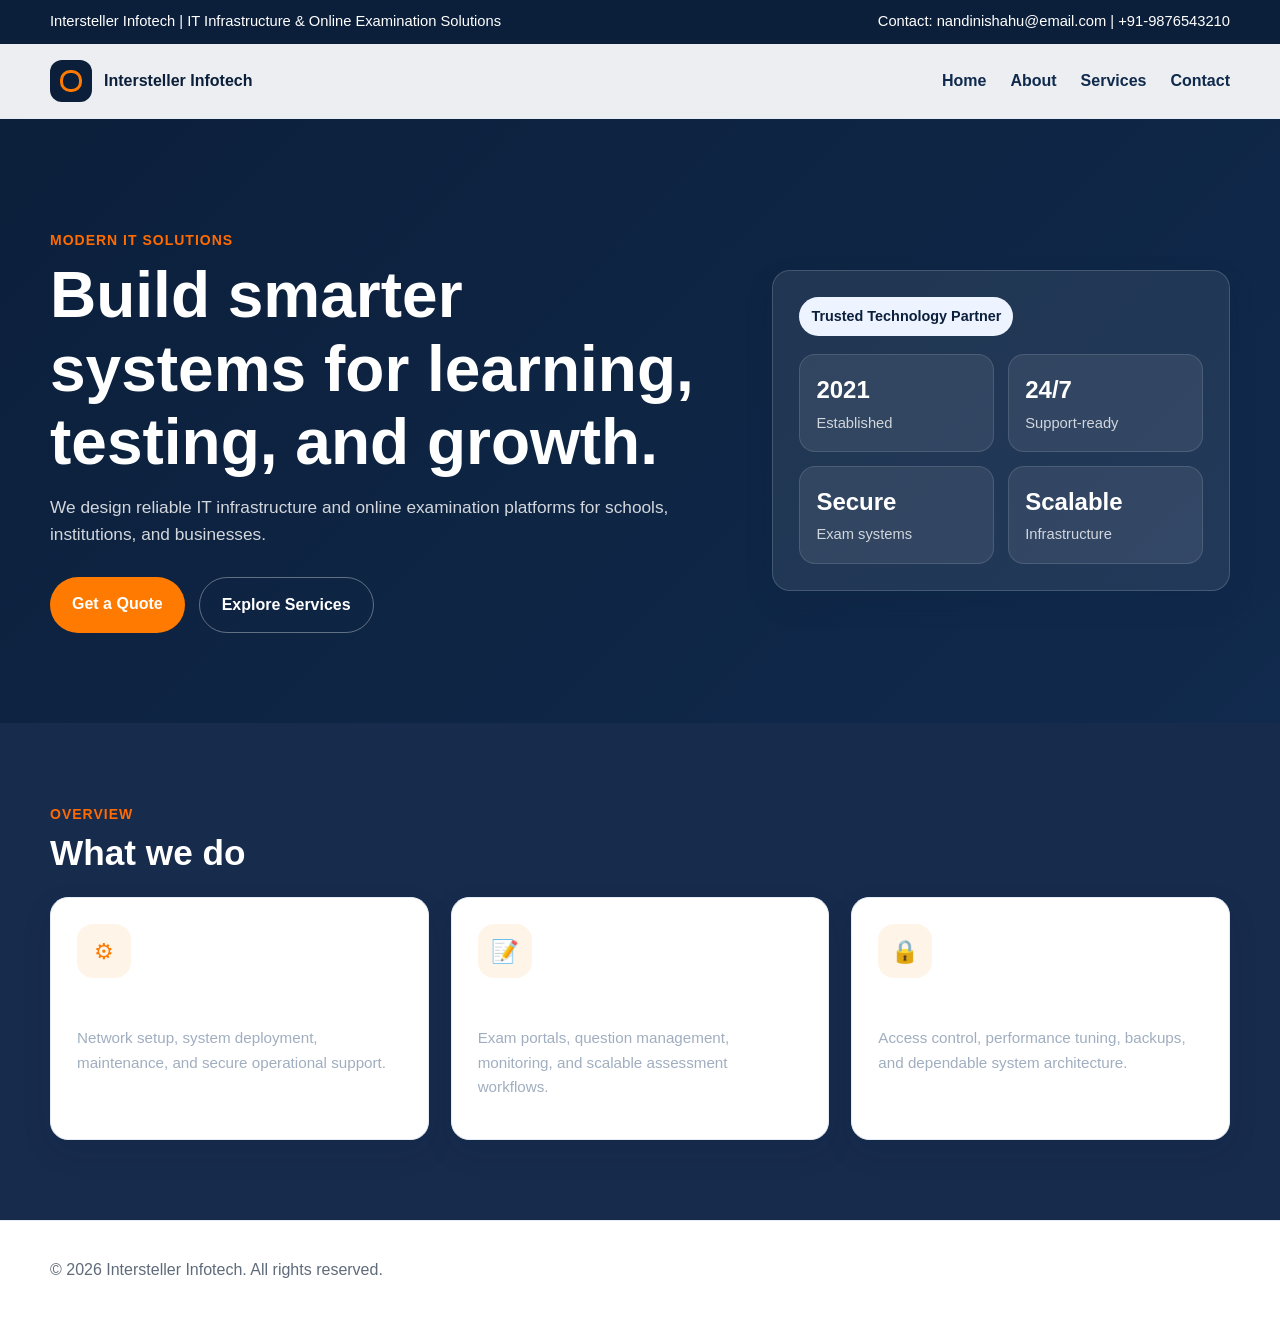
<file: index.html>
<!doctype html>
<html lang="en">
<head>
  <meta charset="utf-8" />
  <meta name="viewport" content="width=device-width, initial-scale=1" />
  <title>Intersteller Infotech | Home</title>
  <meta name="description" content="IT infrastructure and online examination solutions for modern businesses and institutions." />
  <link rel="stylesheet" href="styles.css" />
</head>
<body>
  <div class="topbar">
    <div class="container wrap">
      <div>Intersteller Infotech | IT Infrastructure & Online Examination Solutions</div>
      <div>Contact: nandinishahu@email.com | +91-9876543210</div>
    </div>
  </div>

  <header>
    <div class="container nav">
      <a class="brand" href="index.html"><span class="logo"></span><span>Intersteller Infotech</span></a>
      <button class="menu-btn" id="menuBtn">☰</button>
      <nav>
        <ul id="navMenu">
          <li><a href="index.html">Home</a></li>
          <li><a href="about.html">About</a></li>
          <li><a href="services.html">Services</a></li>
          <li><a href="contact.html">Contact</a></li>
        </ul>
      </nav>
    </div>
  </header>

  <main>
    <section class="hero">
      <div class="container hero-grid">
        <div>
          <span class="eyebrow">Modern IT Solutions</span>
          <h1>Build smarter systems for learning, testing, and growth.</h1>
          <p class="lead">We design reliable IT infrastructure and online examination platforms for schools, institutions, and businesses.</p>
          <div class="hero-actions">
            <a class="btn" href="quote.html">Get a Quote</a>
            <a class="btn secondary" href="services.html">Explore Services</a>
          </div>
        </div>
        <div class="hero-card">
          <div class="pill">Trusted Technology Partner</div>
          <div class="stats">
            <div class="stat"><strong>2021</strong><span>Established</span></div>
            <div class="stat"><strong>24/7</strong><span>Support-ready</span></div>
            <div class="stat"><strong>Secure</strong><span>Exam systems</span></div>
            <div class="stat"><strong>Scalable</strong><span>Infrastructure</span></div>
          </div>
        </div>
      </div>
    </section>

    <section class="section">
      <div class="container">
        <span class="eyebrow">Overview</span>
        <h2>What we do</h2>
        <div class="grid-3">
          <div class="card">
            <div class="icon">⚙</div>
            <h3>IT Infrastructure</h3>
            <p>Network setup, system deployment, maintenance, and secure operational support.</p>
          </div>
          <div class="card">
            <div class="icon">📝</div>
            <h3>Online Examination</h3>
            <p>Exam portals, question management, monitoring, and scalable assessment workflows.</p>
          </div>
          <div class="card">
            <div class="icon">🔒</div>
            <h3>Security & Reliability</h3>
            <p>Access control, performance tuning, backups, and dependable system architecture.</p>
          </div>
        </div>
      </div>
    </section>
  </main>

  <footer><div class="container">© 2026 Intersteller Infotech. All rights reserved.</div></footer>

  <script>
    const menuBtn = document.getElementById('menuBtn');
    const navMenu = document.getElementById('navMenu');
    menuBtn.addEventListener('click', () => navMenu.classList.toggle('open'));
  </script>
</body>
</html>
</file>
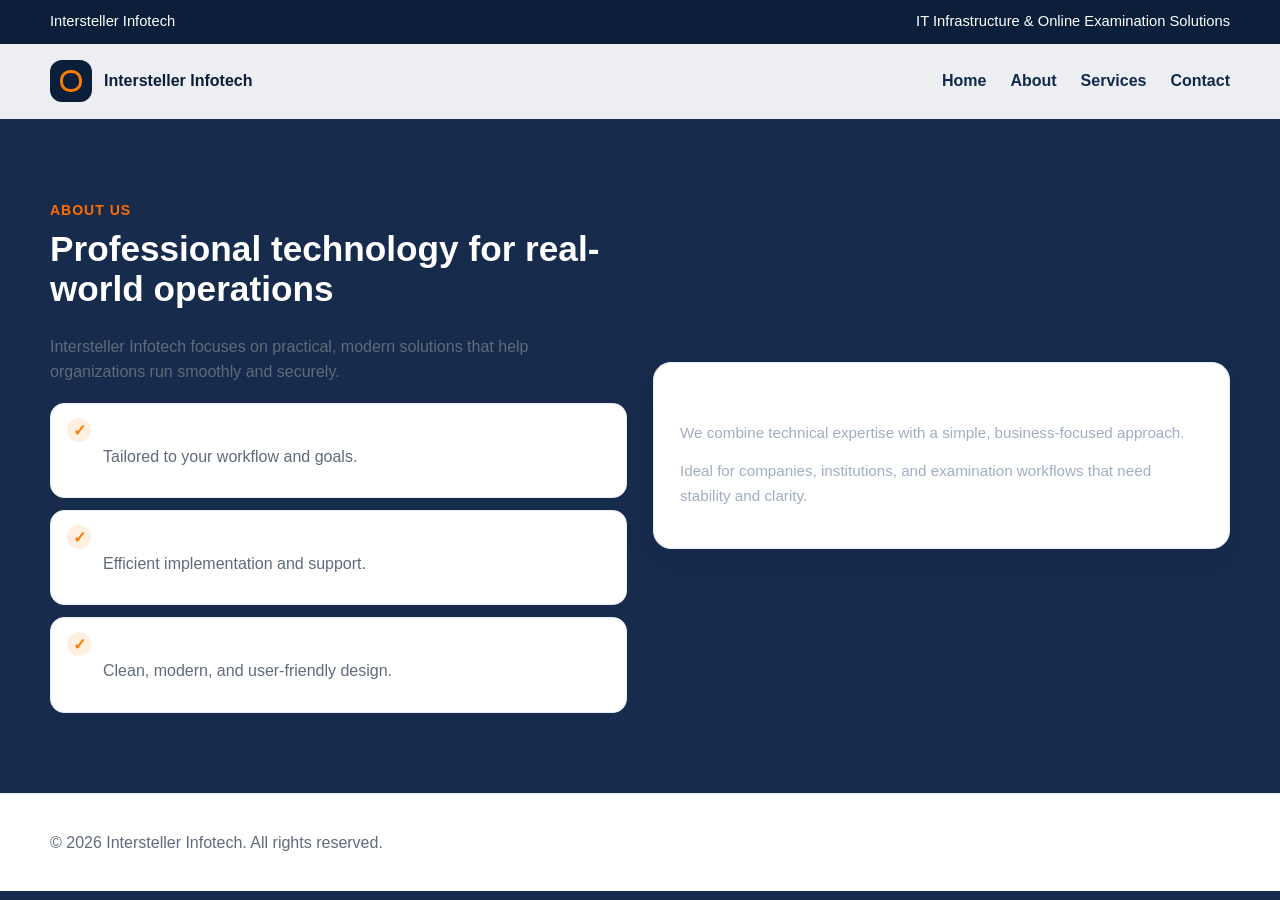
<file: about.html>
<!doctype html>
<html lang="en">
<head>
  <meta charset="utf-8" />
  <meta name="viewport" content="width=device-width, initial-scale=1" />
  <title>Intersteller Infotech | About</title>
  <meta name="description" content="About Intersteller Infotech and our technology-focused approach." />
  <link rel="stylesheet" href="styles.css" />
</head>
<body>
  <div class="topbar">
    <div class="container wrap">
      <div>Intersteller Infotech</div>
      <div>IT Infrastructure & Online Examination Solutions</div>
    </div>
  </div>

  <header>
    <div class="container nav">
      <a class="brand" href="index.html"><span class="logo"></span><span>Intersteller Infotech</span></a>
      <button class="menu-btn" id="menuBtn">☰</button>
      <nav>
        <ul id="navMenu">
          <li><a href="index.html">Home</a></li>
          <li><a href="about.html">About</a></li>
          <li><a href="services.html">Services</a></li>
          <li><a href="contact.html">Contact</a></li>
        </ul>
      </nav>
    </div>
  </header>

  <main class="section">
    <div class="container split">
      <div>
        <span class="eyebrow">About Us</span>
        <h2>Professional technology for real-world operations</h2>
        <p>Intersteller Infotech focuses on practical, modern solutions that help organizations run smoothly and securely.</p>
        <div class="feature-list">
          <div class="feature"><div class="check">✓</div><div><strong>Custom builds</strong><p>Tailored to your workflow and goals.</p></div></div>
          <div class="feature"><div class="check">✓</div><div><strong>Fast delivery</strong><p>Efficient implementation and support.</p></div></div>
          <div class="feature"><div class="check">✓</div><div><strong>Professional UI</strong><p>Clean, modern, and user-friendly design.</p></div></div>
        </div>
      </div>

      <div class="card">
        <h3>Why choose us?</h3>
        <p>We combine technical expertise with a simple, business-focused approach.</p>
        <p>Ideal for companies, institutions, and examination workflows that need stability and clarity.</p>
      </div>
    </div>
  </main>

  <footer><div class="container">© 2026 Intersteller Infotech. All rights reserved.</div></footer>

  <script>
    const menuBtn = document.getElementById('menuBtn');
    const navMenu = document.getElementById('navMenu');
    menuBtn.addEventListener('click', () => navMenu.classList.toggle('open'));
  </script>
</body>
</html>
</file>
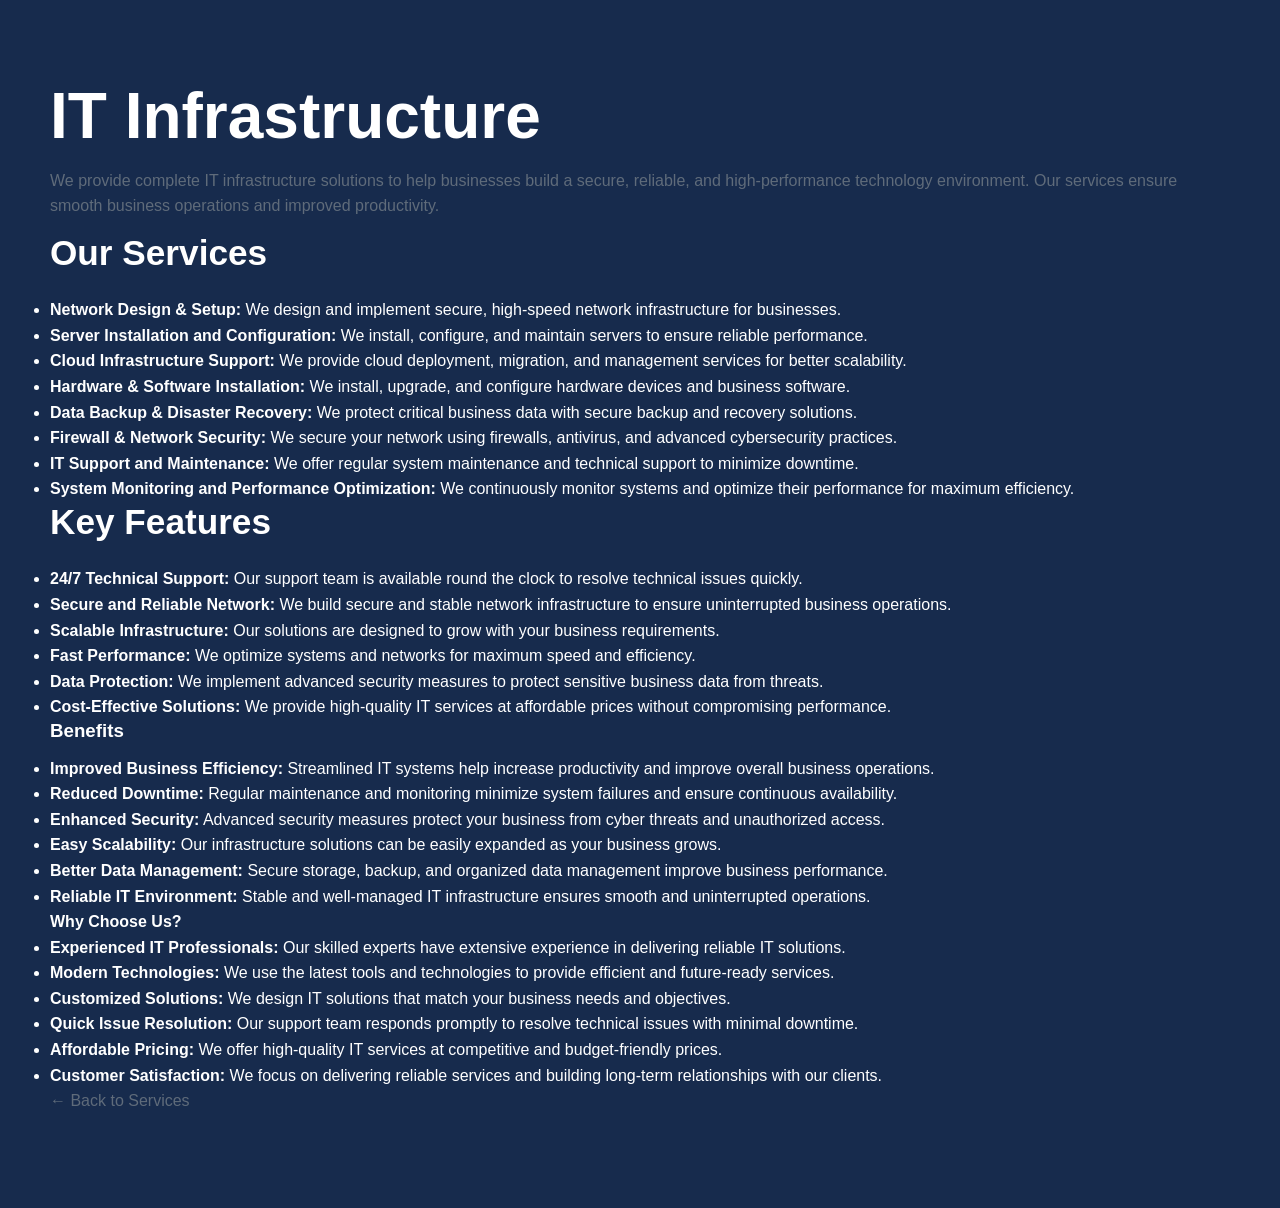
<file: it-infrastructure.html>
<!doctype html><html><head><meta charset="utf-8"><link rel="stylesheet" href="styles.css"><title>IT Infrastructure</title></head><body><div class="container section"><h1>IT Infrastructure</h1>
    <p>We provide complete IT infrastructure solutions to help businesses build a secure, reliable, and high-performance technology environment. Our services ensure smooth business operations and improved productivity.</p>
    <h2>Our Services</h2>

<ul class="services-list">
    <li><strong>Network Design & Setup:</strong> We design and implement secure, high-speed network infrastructure for businesses.</li>

    <li><strong>Server Installation and Configuration:</strong> We install, configure, and maintain servers to ensure reliable performance.</li>

    <li><strong>Cloud Infrastructure Support:</strong> We provide cloud deployment, migration, and management services for better scalability.</li>

    <li><strong>Hardware & Software Installation:</strong> We install, upgrade, and configure hardware devices and business software.</li>

    <li><strong>Data Backup & Disaster Recovery:</strong> We protect critical business data with secure backup and recovery solutions.</li>

    <li><strong>Firewall & Network Security:</strong> We secure your network using firewalls, antivirus, and advanced cybersecurity practices.</li>

    <li><strong>IT Support and Maintenance:</strong> We offer regular system maintenance and technical support to minimize downtime.</li>

    <li><strong>System Monitoring and Performance Optimization:</strong> We continuously monitor systems and optimize their performance for maximum efficiency.</li>
</ul>
<h2>Key Features</h2>

<ul class="features-list">
    <li><strong>24/7 Technical Support:</strong> Our support team is available round the clock to resolve technical issues quickly.</li>

    <li><strong>Secure and Reliable Network:</strong> We build secure and stable network infrastructure to ensure uninterrupted business operations.</li>

    <li><strong>Scalable Infrastructure:</strong> Our solutions are designed to grow with your business requirements.</li>

    <li><strong>Fast Performance:</strong> We optimize systems and networks for maximum speed and efficiency.</li>

    <li><strong>Data Protection:</strong> We implement advanced security measures to protect sensitive business data from threats.</li>

    <li><strong>Cost-Effective Solutions:</strong> We provide high-quality IT services at affordable prices without compromising performance.</li>
</ul>
<h3>Benefits</h3>

<ul class="benefits-list">
    <li><strong>Improved Business Efficiency:</strong> Streamlined IT systems help increase productivity and improve overall business operations.</li>

    <li><strong>Reduced Downtime:</strong> Regular maintenance and monitoring minimize system failures and ensure continuous availability.</li>

    <li><strong>Enhanced Security:</strong> Advanced security measures protect your business from cyber threats and unauthorized access.</li>

    <li><strong>Easy Scalability:</strong> Our infrastructure solutions can be easily expanded as your business grows.</li>

    <li><strong>Better Data Management:</strong> Secure storage, backup, and organized data management improve business performance.</li>

    <li><strong>Reliable IT Environment:</strong> Stable and well-managed IT infrastructure ensures smooth and uninterrupted operations.</li>
</ul>

<h4>Why Choose Us?</h4>

<ul class="choose-list">
    <li><strong>Experienced IT Professionals:</strong> Our skilled experts have extensive experience in delivering reliable IT solutions.</li>

    <li><strong>Modern Technologies:</strong> We use the latest tools and technologies to provide efficient and future-ready services.</li>

    <li><strong>Customized Solutions:</strong> We design IT solutions that match your business needs and objectives.</li>

    <li><strong>Quick Issue Resolution:</strong> Our support team responds promptly to resolve technical issues with minimal downtime.</li>

    <li><strong>Affordable Pricing:</strong> We offer high-quality IT services at competitive and budget-friendly prices.</li>

    <li><strong>Customer Satisfaction:</strong> We focus on delivering reliable services and building long-term relationships with our clients.</li>
</ul>
    <p><a href="services.html">← Back to Services</a></p>
</div>
</body>
</html>
</file>
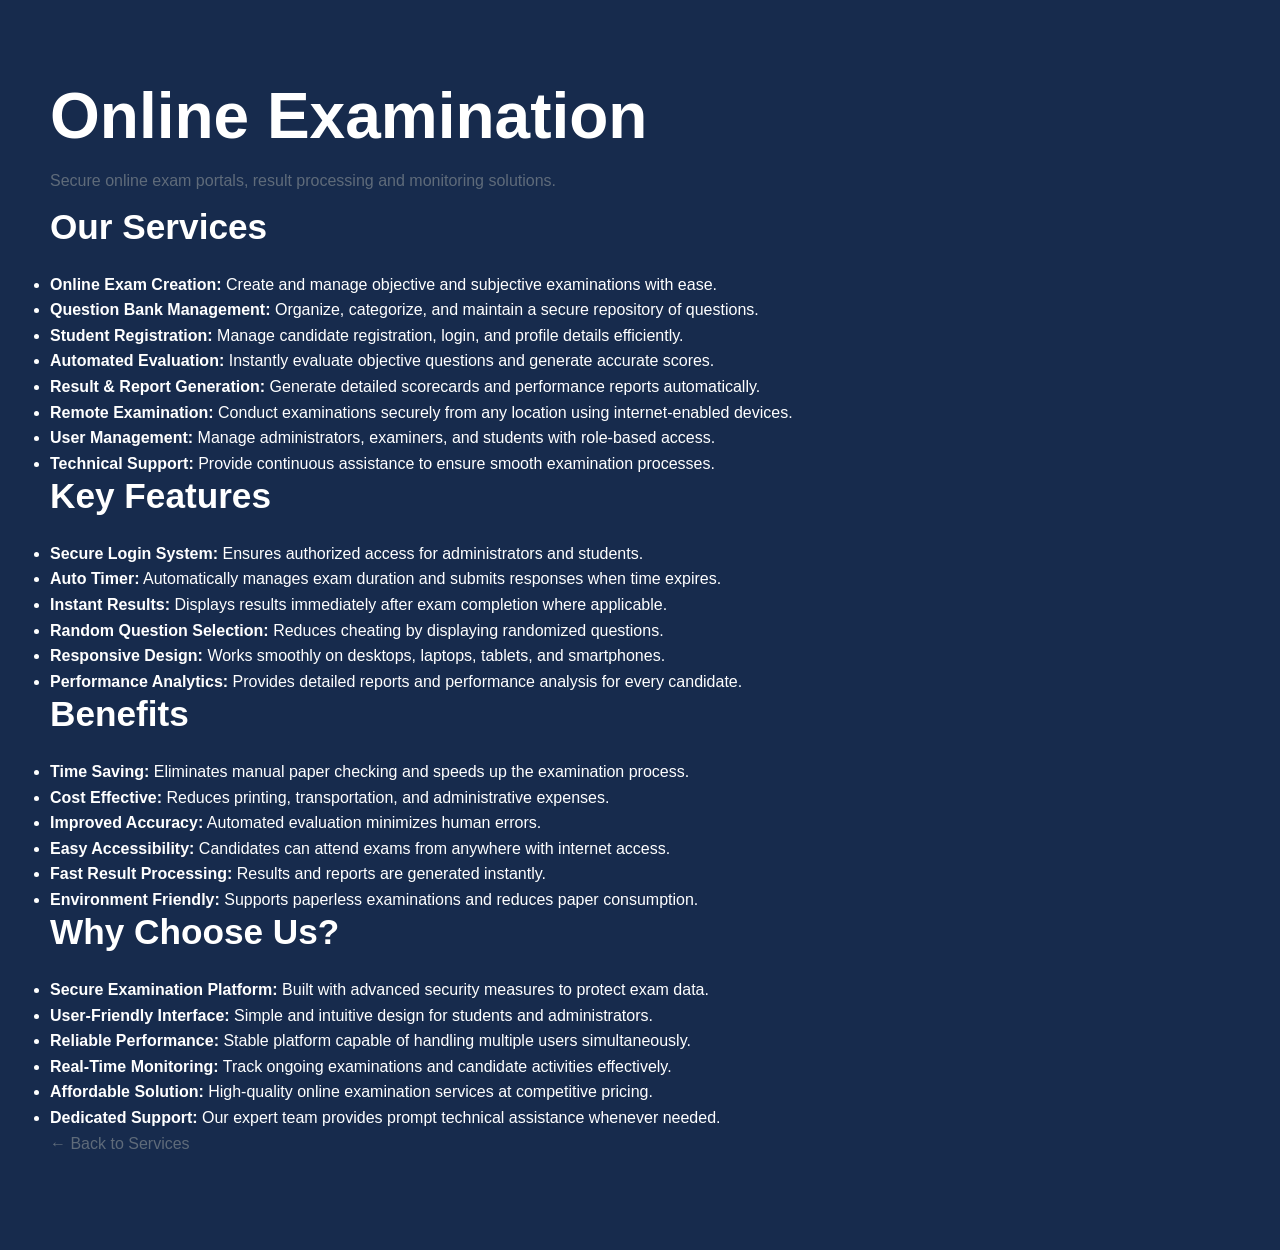
<file: online-examination.html>
<!doctype html><html><head><meta charset="utf-8"><link rel="stylesheet" href="styles.css">
    <title>Online Examination</title>
</head>
<body>
    <div class="container section"><h1>Online Examination</h1>
        <p>Secure online exam portals, result processing and monitoring solutions.</p>
        <h2>Our Services</h2>

<ul class="services-list">
    <li><strong>Online Exam Creation:</strong> Create and manage objective and subjective examinations with ease.</li>

    <li><strong>Question Bank Management:</strong> Organize, categorize, and maintain a secure repository of questions.</li>

    <li><strong>Student Registration:</strong> Manage candidate registration, login, and profile details efficiently.</li>

    <li><strong>Automated Evaluation:</strong> Instantly evaluate objective questions and generate accurate scores.</li>

    <li><strong>Result & Report Generation:</strong> Generate detailed scorecards and performance reports automatically.</li>

    <li><strong>Remote Examination:</strong> Conduct examinations securely from any location using internet-enabled devices.</li>

    <li><strong>User Management:</strong> Manage administrators, examiners, and students with role-based access.</li>

    <li><strong>Technical Support:</strong> Provide continuous assistance to ensure smooth examination processes.</li>
</ul>
<h2>Key Features</h2>

<ul class="features-list">
    <li><strong>Secure Login System:</strong> Ensures authorized access for administrators and students.</li>

    <li><strong>Auto Timer:</strong> Automatically manages exam duration and submits responses when time expires.</li>

    <li><strong>Instant Results:</strong> Displays results immediately after exam completion where applicable.</li>

    <li><strong>Random Question Selection:</strong> Reduces cheating by displaying randomized questions.</li>

    <li><strong>Responsive Design:</strong> Works smoothly on desktops, laptops, tablets, and smartphones.</li>

    <li><strong>Performance Analytics:</strong> Provides detailed reports and performance analysis for every candidate.</li>
</ul>
<h2>Benefits</h2>

<ul class="benefits-list">
    <li><strong>Time Saving:</strong> Eliminates manual paper checking and speeds up the examination process.</li>

    <li><strong>Cost Effective:</strong> Reduces printing, transportation, and administrative expenses.</li>

    <li><strong>Improved Accuracy:</strong> Automated evaluation minimizes human errors.</li>

    <li><strong>Easy Accessibility:</strong> Candidates can attend exams from anywhere with internet access.</li>

    <li><strong>Fast Result Processing:</strong> Results and reports are generated instantly.</li>

    <li><strong>Environment Friendly:</strong> Supports paperless examinations and reduces paper consumption.</li>
</ul>
<h2>Why Choose Us?</h2>

<ul class="choose-list">
    <li><strong>Secure Examination Platform:</strong> Built with advanced security measures to protect exam data.</li>

    <li><strong>User-Friendly Interface:</strong> Simple and intuitive design for students and administrators.</li>

    <li><strong>Reliable Performance:</strong> Stable platform capable of handling multiple users simultaneously.</li>

    <li><strong>Real-Time Monitoring:</strong> Track ongoing examinations and candidate activities effectively.</li>

    <li><strong>Affordable Solution:</strong> High-quality online examination services at competitive pricing.</li>

    <li><strong>Dedicated Support:</strong> Our expert team provides prompt technical assistance whenever needed.</li>
</ul>
        <p><a href="services.html">← Back to Services</a>
        </p></div></body></html>
</file>
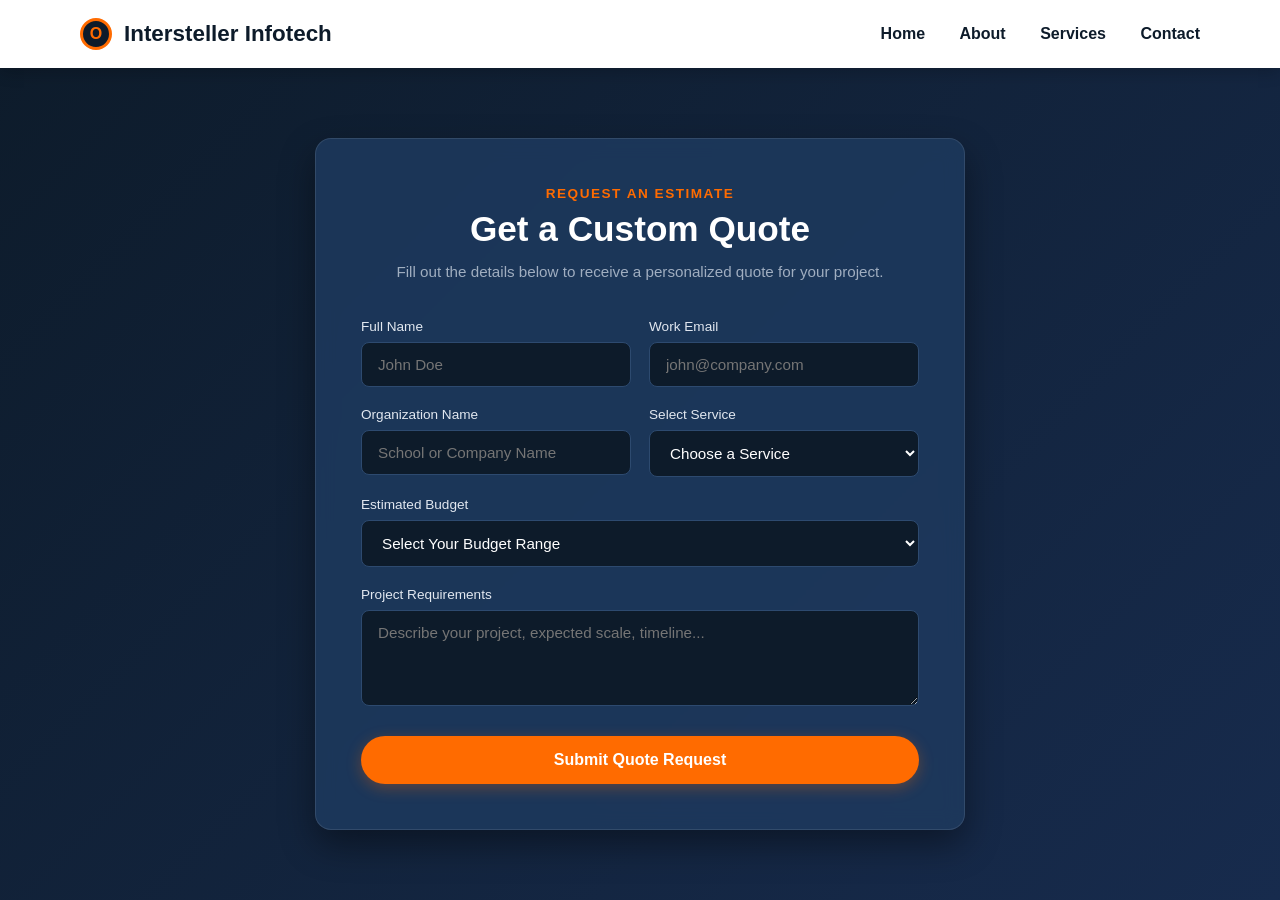
<file: quote.html>
<!DOCTYPE html>
<html lang="en">
<head>
  <meta charset="UTF-8">
  <meta name="viewport" content="width=device-width, initial-scale=1.0">
  <title>Get a Custom Quote - Intersteller Infotech</title>
  
  <style>
    /* Reset and base styles */
    * {
      margin: 0;
      padding: 0;
      box-sizing: border-box;
      font-family: 'Segoe UI', Arial, sans-serif;
    }

    body {
      background: linear-gradient(135deg, #0d1b2a 0%, #172b4d 100%);
      color: #ffffff;
      min-height: 100vh;
      display: flex;
      flex-direction: column;
    }

    /* Navbar Styling */
    .navbar {
      display: flex;
      justify-content: space-between;
      align-items: center;
      padding: 18px 80px;
      background-color: #ffffff;
      color: #0d1b2a;
      box-shadow: 0 4px 15px rgba(0, 0, 0, 0.2);
    }

    .logo {
      display: flex;
      align-items: center;
      gap: 12px;
    }

    .logo-icon {
      background: #0d1b2a;
      color: #ff6b00;
      border: 3px solid #ff6b00;
      border-radius: 50%;
      width: 32px;
      height: 32px;
      display: flex;
      align-items: center;
      justify-content: center;
      font-weight: bold;
    }

    .logo h2 {
      font-size: 1.4rem;
      color: #0d1b2a;
    }

    .navbar nav a {
      margin-left: 30px;
      text-decoration: none;
      color: #0d1b2a;
      font-weight: 600;
      font-size: 1rem;
      transition: color 0.3s ease;
    }

    .navbar nav a:hover {
      color: #ff6b00;
    }

    /* Main Container - Centered Alignment */
    .quote-wrapper {
      flex: 1;
      display: flex;
      justify-content: center;
      align-items: center;
      padding: 50px 20px;
    }

    /* Glassmorphism Card Design */
    .quote-card {
      background: rgba(30, 58, 95, 0.85);
      backdrop-filter: blur(10px);
      padding: 45px;
      border-radius: 16px;
      max-width: 650px;
      width: 100%;
      box-shadow: 0 15px 35px rgba(0, 0, 0, 0.4);
      border: 1px solid rgba(255, 255, 255, 0.1);
      text-align: center;
    }

    .badge {
      color: #ff6b00;
      font-size: 0.85rem;
      font-weight: 700;
      text-transform: uppercase;
      letter-spacing: 1.5px;
      display: inline-block;
      margin-bottom: 8px;
    }

    .quote-card h1 {
      font-size: 2.2rem;
      margin-bottom: 12px;
      color: #ffffff;
    }

    .quote-card p {
      color: #a0aec0;
      margin-bottom: 35px;
      font-size: 0.95rem;
      line-height: 1.5;
    }

    /* Form Layout */
    .quote-form {
      display: flex;
      flex-direction: column;
      gap: 20px;
      text-align: left;
    }

    .form-row {
      display: flex;
      gap: 18px;
    }

    .form-group {
      display: flex;
      flex-direction: column;
      flex: 1;
    }

    .form-group label {
      font-size: 0.85rem;
      margin-bottom: 8px;
      color: #e2e8f0;
      font-weight: 500;
    }

    .form-group input, 
    .form-group select, 
    .form-group textarea {
      padding: 13px 16px;
      border-radius: 8px;
      border: 1px solid #2d4a6f;
      background-color: #0d1b2a;
      color: #ffffff;
      font-size: 0.95rem;
      outline: none;
      transition: all 0.3s ease;
    }

    .form-group input:focus, 
    .form-group select:focus, 
    .form-group textarea:focus {
      border-color: #ff6b00;
      box-shadow: 0 0 8px rgba(255, 107, 0, 0.4);
    }

    /* Custom Button */
    .btn-submit {
      background-color: #ff6b00;
      color: #ffffff;
      border: none;
      padding: 15px;
      font-size: 1rem;
      font-weight: 700;
      border-radius: 30px;
      cursor: pointer;
      margin-top: 10px;
      transition: all 0.3s ease;
      box-shadow: 0 4px 15px rgba(255, 107, 0, 0.3);
    }

    .btn-submit:hover {
      background-color: #e05e00;
      transform: translateY(-2px);
      box-shadow: 0 6px 20px rgba(255, 107, 0, 0.5);
    }

    /* Responsive for Mobile */
    @media (max-width: 768px) {
      .navbar {
        padding: 15px 20px;
        flex-direction: column;
        gap: 15px;
      }
      .form-row {
        flex-direction: column;
      }
      .quote-card {
        padding: 25px;
      }
    }
  </style>
</head>
<body>

  <!-- Top Navigation Bar -->
  <header class="navbar">
    <div class="logo">
      <span class="logo-icon">O</span>
      <h2>Intersteller Infotech</h2>
    </div>
    <nav>
      <a href="index.html">Home</a>
      <a href="about.html">About</a>
      <a href="services.html">Services</a>
      <a href="contact.html">Contact</a>
    </nav>
  </header>

  <!-- Centered Form Container -->
  <main class="quote-wrapper">
    <div class="quote-card">
      <span class="badge">Request an Estimate</span>
      <h1>Get a Custom Quote</h1>
      <p>Fill out the details below to receive a personalized quote for your project.</p>

      <form action="#" method="POST" class="quote-form">
        
        <div class="form-row">
          <div class="form-group">
            <label for="fullname">Full Name</label>
            <input type="text" id="fullname" placeholder="John Doe" required>
          </div>
          <div class="form-group">
            <label for="email">Work Email</label>
            <input type="email" id="email" placeholder="john@company.com" required>
          </div>
        </div>

        <div class="form-row">
          <div class="form-group">
            <label for="org">Organization Name</label>
            <input type="text" id="org" placeholder="School or Company Name" required>
          </div>
          <div class="form-group">
            <label for="service">Select Service</label>
            <select id="service" required>
              <option value="" disabled selected>Choose a Service</option>
              <option value="online-exam">Online Examination Platform</option>
              <option value="it-infrastructure">IT Infrastructure Setup</option>
              <option value="learning-system">Smarter Learning Systems</option>
            </select>
          </div>
        </div>

        <div class="form-group">
          <label for="budget">Estimated Budget</label>
          <select id="budget" required>
    <option value="" disabled selected>Select Your Budget Range</option>
    <option value="basic">Basic version (5-8 pages): ₹15,000 - ₹30,000</option>
    <option value="professional">Professional custom website: ₹40,000 - ₹80,000</option>
    <option value="premium">Premium website: ₹80,000 - ₹2,00,000+</option>
  </select>
        </div>

        <div class="form-group">
          <label for="details">Project Requirements</label>
          <textarea id="details" rows="4" placeholder="Describe your project, expected scale, timeline..." required></textarea>
        </div>

        <button type="submit" class="btn-submit">Submit Quote Request</button>
      </form>
    </div>
  </main>

</body>
</html>
</file>
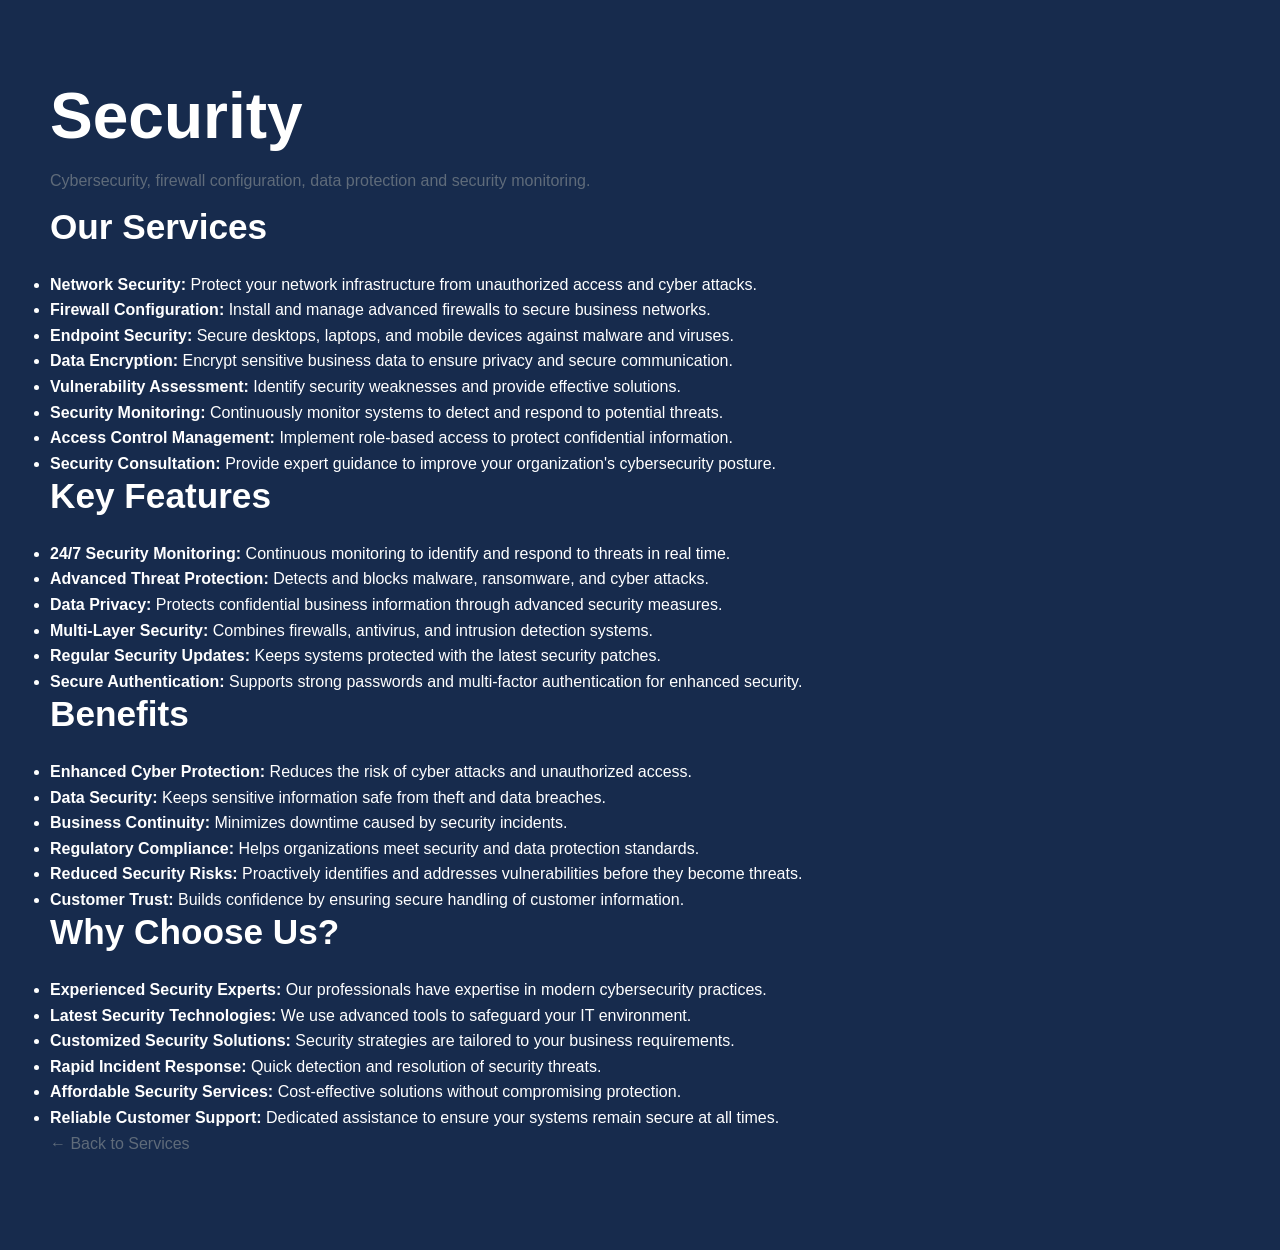
<file: security.html>
<!doctype html><html>
    <head>
        <meta charset="utf-8">
        <link rel="stylesheet" href="styles.css">
        <title>Security</title>
    </head>
    <body>
        <div class="container section">
            <h1>Security</h1>
            <p>Cybersecurity, firewall configuration, data protection and security monitoring.</p>
            <h2>Our Services</h2>

<ul class="services-list">
    <li><strong>Network Security:</strong> Protect your network infrastructure from unauthorized access and cyber attacks.</li>

    <li><strong>Firewall Configuration:</strong> Install and manage advanced firewalls to secure business networks.</li>

    <li><strong>Endpoint Security:</strong> Secure desktops, laptops, and mobile devices against malware and viruses.</li>

    <li><strong>Data Encryption:</strong> Encrypt sensitive business data to ensure privacy and secure communication.</li>

    <li><strong>Vulnerability Assessment:</strong> Identify security weaknesses and provide effective solutions.</li>

    <li><strong>Security Monitoring:</strong> Continuously monitor systems to detect and respond to potential threats.</li>

    <li><strong>Access Control Management:</strong> Implement role-based access to protect confidential information.</li>

    <li><strong>Security Consultation:</strong> Provide expert guidance to improve your organization's cybersecurity posture.</li>
</ul>
<h2>Key Features</h2>

<ul class="features-list">
    <li><strong>24/7 Security Monitoring:</strong> Continuous monitoring to identify and respond to threats in real time.</li>

    <li><strong>Advanced Threat Protection:</strong> Detects and blocks malware, ransomware, and cyber attacks.</li>

    <li><strong>Data Privacy:</strong> Protects confidential business information through advanced security measures.</li>

    <li><strong>Multi-Layer Security:</strong> Combines firewalls, antivirus, and intrusion detection systems.</li>

    <li><strong>Regular Security Updates:</strong> Keeps systems protected with the latest security patches.</li>

    <li><strong>Secure Authentication:</strong> Supports strong passwords and multi-factor authentication for enhanced security.</li>
</ul>
<h2>Benefits</h2>

<ul class="benefits-list">
    <li><strong>Enhanced Cyber Protection:</strong> Reduces the risk of cyber attacks and unauthorized access.</li>

    <li><strong>Data Security:</strong> Keeps sensitive information safe from theft and data breaches.</li>

    <li><strong>Business Continuity:</strong> Minimizes downtime caused by security incidents.</li>

    <li><strong>Regulatory Compliance:</strong> Helps organizations meet security and data protection standards.</li>

    <li><strong>Reduced Security Risks:</strong> Proactively identifies and addresses vulnerabilities before they become threats.</li>

    <li><strong>Customer Trust:</strong> Builds confidence by ensuring secure handling of customer information.</li>
</ul>
<h2>Why Choose Us?</h2>

<ul class="choose-list">
    <li><strong>Experienced Security Experts:</strong> Our professionals have expertise in modern cybersecurity practices.</li>

    <li><strong>Latest Security Technologies:</strong> We use advanced tools to safeguard your IT environment.</li>

    <li><strong>Customized Security Solutions:</strong> Security strategies are tailored to your business requirements.</li>

    <li><strong>Rapid Incident Response:</strong> Quick detection and resolution of security threats.</li>

    <li><strong>Affordable Security Services:</strong> Cost-effective solutions without compromising protection.</li>

    <li><strong>Reliable Customer Support:</strong> Dedicated assistance to ensure your systems remain secure at all times.</li>
</ul>
            <p><a href="services.html">← Back to Services</a></p></div></body></html>
</file>
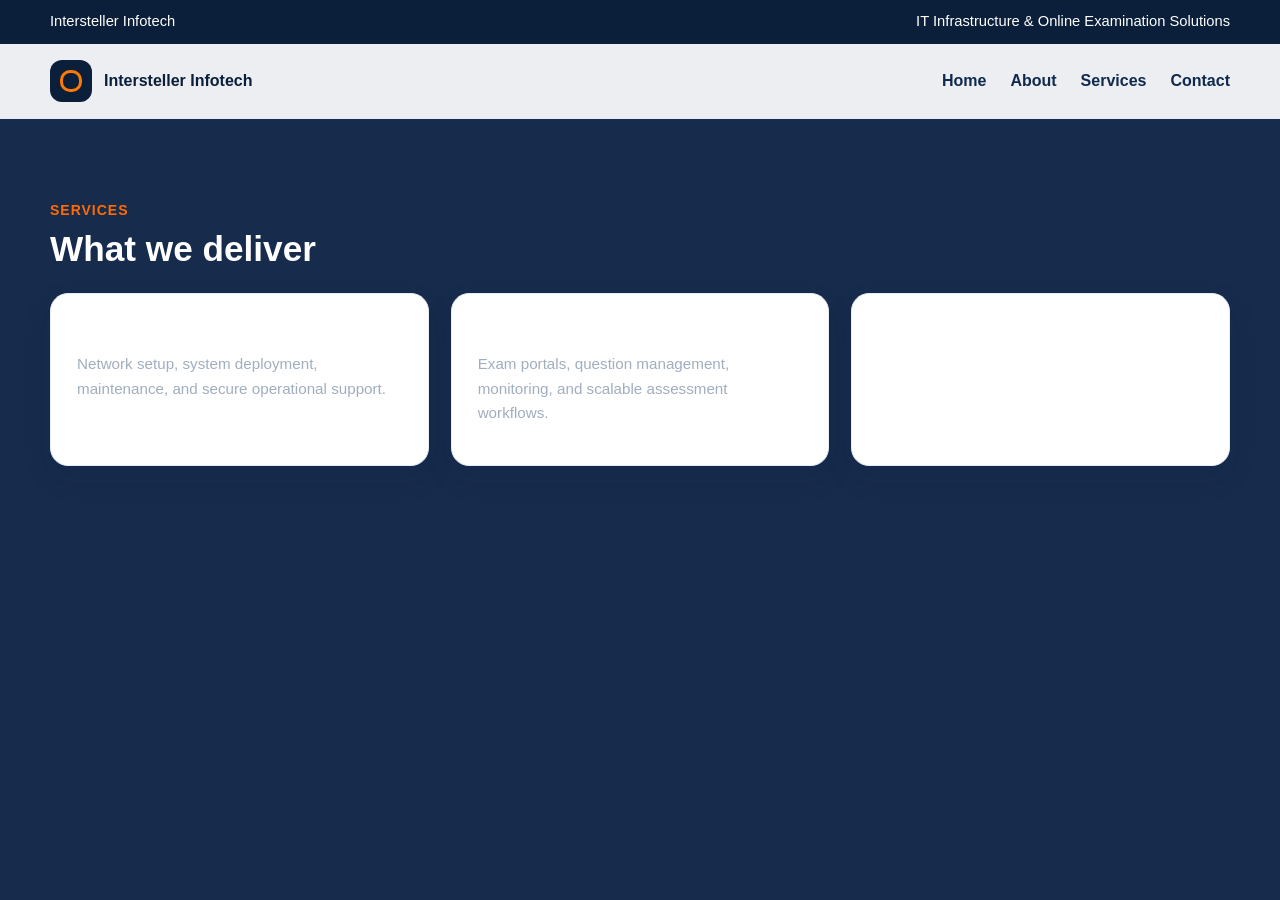
<file: services.html>
<!doctype html>
<html lang="en">
<head>
  <meta charset="utf-8" />
  <meta name="viewport" content="width=device-width, initial-scale=1" />
  <title>Intersteller Infotech | Services</title>
  <meta name="description" content="Services offered by Intersteller Infotech." />
  <link rel="stylesheet" href="styles.css" />
</head>
<body>
  <div class="topbar">
    <div class="container wrap">
      <div>Intersteller Infotech</div>
      <div>IT Infrastructure & Online Examination Solutions</div>
    </div>
  </div>

  <header>
    <div class="container nav">
      <a class="brand" href="index.html"><span class="logo"></span><span>Intersteller Infotech</span></a>
      <button class="menu-btn" id="menuBtn">☰</button>
      <nav>
        <ul id="navMenu">
          <li><a href="index.html">Home</a></li>
          <li><a href="about.html">About</a></li>
          <li><a href="services.html">Services</a></li>
          <li><a href="contact.html">Contact</a></li>
        </ul>
      </nav>
    </div>
  </header>

  <main class="section">
    <div class="container">
      <span class="eyebrow">Services</span>
      <h2>What we deliver</h2>
      <div class="grid-3">
        <a href="it-infrastructure.html" class="card">
          <h3>IT Infrastructure</h3>
          <p>Network setup, system deployment, maintenance, and secure operational support.</p></a>
        <a href="online-examination.html" class="card">
          <h3>Online Examination</h3>
          <p>Exam portals, question management, monitoring, and scalable assessment workflows.</p></a>
        <a href="security.html" class="card">
          <h3>Security
</file>
<file: styles.css>
:root{
  --navy:#0b1f3a;
  --navy-2:#102a4d;
  --orange:#ff7a00;
  --white:#ffffff;
  --bg:#f5f8fc;
  --text:#1b2430;
  --muted:#5f6b7a;
  --card:#ffffff;
  --border:#e5ecf5;
  --shadow:0 12px 30px rgba(11,31,58,.10);
  --radius:18px;
  --max:1180px;
}
*{box-sizing:border-box}
html{scroll-behavior:smooth}
body{margin:0;font-family:Arial,Helvetica,sans-serif;color:var(--text);background:var(--bg);line-height:1.6}
a{text-decoration:none;color:inherit}
img{max-width:100%;display:block}
.container{width:min(var(--max), calc(100% - 32px)); margin:auto}
.btn{display:inline-block;padding:14px 22px;border-radius:999px;background:var(--orange);color:#fff;font-weight:700;border:0;cursor:pointer}
.btn.secondary{background:transparent;border:1px solid rgba(255,255,255,.35)}
.btn.dark{background:var(--navy)}
.section{padding:80px 0}
.eyebrow{color:var(--orange);font-weight:700;text-transform:uppercase;letter-spacing:.12em;font-size:.82rem}
h1,h2,h3{line-height:1.15;margin:0 0 14px}
h1{font-size:clamp(2.2rem, 5vw, 4.5rem)}
h2{font-size:clamp(1.7rem, 3vw, 2.6rem)}
p{margin:0 0 14px;color:var(--muted)}
.topbar{background:var(--navy);color:#fff;font-size:.92rem;padding:10px 0}
.topbar .wrap{display:flex;justify-content:space-between;gap:12px;align-items:center;flex-wrap:wrap}
header{position:sticky;top:0;z-index:50;background:rgba(255,255,255,.92);backdrop-filter:blur(12px);border-bottom:1px solid var(--border)}
.nav{display:flex;align-items:center;justify-content:space-between;gap:20px;padding:16px 0}
.brand{display:flex;align-items:center;gap:12px;font-weight:800;color:var(--navy)}
.logo{width:42px;height:42px;border-radius:12px;background:var(--navy);position:relative;overflow:hidden}
.logo:before{content:"";position:absolute;inset:10px;border:3px solid var(--orange);border-radius:10px}
nav ul{list-style:none;display:flex;gap:24px;padding:0;margin:0;color:var(--navy-2);font-weight:600}
.menu-btn{display:none}

.hero{
  background:linear-gradient(135deg, rgba(11,31,58,.96), rgba(16,42,77,.92));
  color:#fff;padding:110px 0 90px;
}
.hero-grid{display:grid;grid-template-columns:1.2fr .8fr;gap:36px;align-items:center}
.hero .lead{font-size:1.08rem;color:rgba(255,255,255,.82);max-width:640px}
.hero-actions{display:flex;gap:14px;flex-wrap:wrap;margin-top:28px}
.hero-card{background:rgba(255,255,255,.08);border:1px solid rgba(255,255,255,.16);border-radius:var(--radius);padding:26px;box-shadow:var(--shadow)}
.stats{display:grid;grid-template-columns:repeat(2,1fr);gap:14px;margin-top:18px}
.stat{background:rgba(255,255,255,.08);border:1px solid rgba(255,255,255,.12);border-radius:16px;padding:16px}
.stat strong{display:block;font-size:1.5rem;color:#fff}
.stat span{font-size:.92rem;color:rgba(255,255,255,.78)}

.grid-3{display:grid;grid-template-columns:repeat(3,1fr);gap:22px}
.grid-2{display:grid;grid-template-columns:repeat(2,1fr);gap:22px}
.card{background:var(--card);border:1px solid var(--border);border-radius:var(--radius);padding:26px;box-shadow:var(--shadow)}
.icon{width:54px;height:54px;border-radius:16px;background:#fff4e8;display:grid;place-items:center;color:var(--orange);font-size:1.4rem;margin-bottom:16px}
.pill{display:inline-block;padding:8px 12px;border-radius:999px;background:#eef4ff;color:var(--navy);font-size:.9rem;font-weight:700}
.split{display:grid;grid-template-columns:1fr 1fr;gap:26px;align-items:center}
.feature-list{display:grid;gap:12px;margin-top:18px}
.feature{display:flex;gap:12px;align-items:flex-start;background:#fff;border:1px solid var(--border);border-radius:14px;padding:14px 16px}
.check{width:24px;height:24px;border-radius:50%;background:rgba(255,122,0,.12);color:var(--orange);display:grid;place-items:center;flex:0 0 auto;font-weight:900}
.cta{background:linear-gradient(135deg, var(--navy), var(--navy-2));color:#fff;border-radius:28px;padding:40px;box-shadow:var(--shadow)}
.cta p{color:rgba(255,255,255,.78)}
footer{padding:36px 0;color:var(--muted);border-top:1px solid var(--border);background:#fff}

.form{
  display:grid; gap:14px; margin-top:20px;
}
.input, textarea{
  width:100%; padding:14px 16px; border:1px solid var(--border); border-radius:14px;
  font:inherit; background:#fff;
}
textarea{min-height:160px; resize:vertical}

@media (max-width: 920px){
  .hero-grid,.split,.grid-3,.grid-2{grid-template-columns:1fr}
  nav ul{
    display:none; position:absolute; left:16px; right:16px; top:78px;
    background:#fff; border:1px solid var(--border); border-radius:18px;
    padding:14px; flex-direction:column; gap:14px; box-shadow:var(--shadow);
  }
  nav ul.open{display:flex}
  .menu-btn{
    display:inline-flex;align-items:center;justify-content:center;
    width:44px;height:44px;border-radius:12px;border:1px solid var(--border);
    background:#fff;font-size:1.2rem;
  }
  .nav{position:relative}
}
* {
  margin: 0;
  padding: 0;
  box-sizing: border-box;
  font-family: 'Segoe UI', Tahoma, Geneva, Verdana, sans-serif;
}

body {
  background-color: #172b4d;
  color: #ffffff;
  min-height: 100vh;
}

/* Header Styling */
.navbar {
  display: flex;
  justify-content: space-between;
  align-items: center;
  padding: 18px 80px;
  background-color: #ffffff;
  color: #0d1b2a;
  box-shadow: 0 2px 10px rgba(0,0,0,0.1);
}

.logo {
  display: flex;
  align-items: center;
  gap: 10px;
}

.logo-icon {
  background: #0d1b2a;
  color: #ff6b00;
  border: 3px solid #ff6b00;
  border-radius: 50%;
  padding: 2px 8px;
  font-weight: bold;
}

.navbar nav a {
  margin-left: 25px;
  text-decoration: none;
  color: #0d1b2a;
  font-weight: 600;
  transition: color 0.3s;
}

.navbar nav a:hover {
  color: #ff6b00;
}

/* Quote Section Styling */
.quote-container {
  display: flex;
  justify-content: center;
  align-items: center;
  padding: 50px 20px;
}

.quote-card {
  background-color: #1e3a5f;
  padding: 40px;
  border-radius: 12px;
  max-width: 750px;
  width: 100%;
  box-shadow: 0 10px 30px rgba(0,0,0,0.3);
  border: 1px solid rgba(255, 255, 255, 0.1);
}

.badge {
  color: #ff6b00;
  font-size: 0.85rem;
  font-weight: 700;
  text-transform: uppercase;
  letter-spacing: 1px;
}

.quote-card h1 {
  font-size: 2.2rem;
  margin: 10px 0 8px 0;
}

.quote-card p {
  color: #a0aec0;
  margin-bottom: 30px;
  font-size: 0.95rem;
}

/* Form Controls */
.quote-form {
  display: flex;
  flex-direction: column;
  gap: 20px;
}

.form-group-row {
  display: flex;
  gap: 20px;
}

.form-group {
  display: flex;
  flex-direction: column;
  flex: 1;
}

.form-group label {
  font-size: 0.85rem;
  margin-bottom: 8px;
  color: #e2e8f0;
  font-weight: 500;
}

.form-group input, 
.form-group select, 
.form-group textarea {
  padding: 12px 15px;
  border-radius: 6px;
  border: 1px solid #2d4a6f;
  background-color: #172b4d;
  color: #ffffff;
  font-size: 0.95rem;
  outline: none;
  transition: border-color 0.3s;
}

.form-group input:focus, 
.form-group select:focus, 
.form-group textarea:focus {
  border-color: #ff6b00;
}

.btn-submit {
  background-color: #ff6b00;
  color: #ffffff;
  border: none;
  padding: 14px 20px;
  font-size: 1rem;
  font-weight: 600;
  border-radius: 25px;
  cursor: pointer;
  margin-top: 10px;
  transition: background 0.3s, transform 0.2s;
}

.btn-submit:hover {
  background-color: #e05e00;
  transform: translateY(-2px);
}

/* Responsive Fix */
@media (max-width: 600px) {
  .form-group-row {
    flex-direction: column;
  }
  .navbar {
    padding: 15px 20px;
  }
}
/* Container Text & Headings Visibility Fix */
.section {
  color: #ffffff; /* Base text color white */
}

/* Eyebrow Label (Services Tag) */
.eyebrow {
  color: #ff6b00; /* Orange Accent Color */
  font-size: 0.875rem;
  font-weight: 700;
  text-transform: uppercase;
  letter-spacing: 1px;
  display: block;
  margin-bottom: 8px;
}

/* Main Heading (What we deliver) */
main h2, 
.section h2 {
  color: #ffffff !important; /* Force text to be white */
  font-size: 2.2rem;
  font-weight: 700;
  margin-bottom: 24px;
}

/* Service Card Titles (IT Infrastructure, Online Examination, etc.) */
.card h3 {
  color: #ffffff !important;
  font-size: 1.3rem;
  margin-bottom: 8px;
}

.card p {
  color: #a0aec0; /* Light gray for description */
  font-size: 0.95rem;
}
</file>
